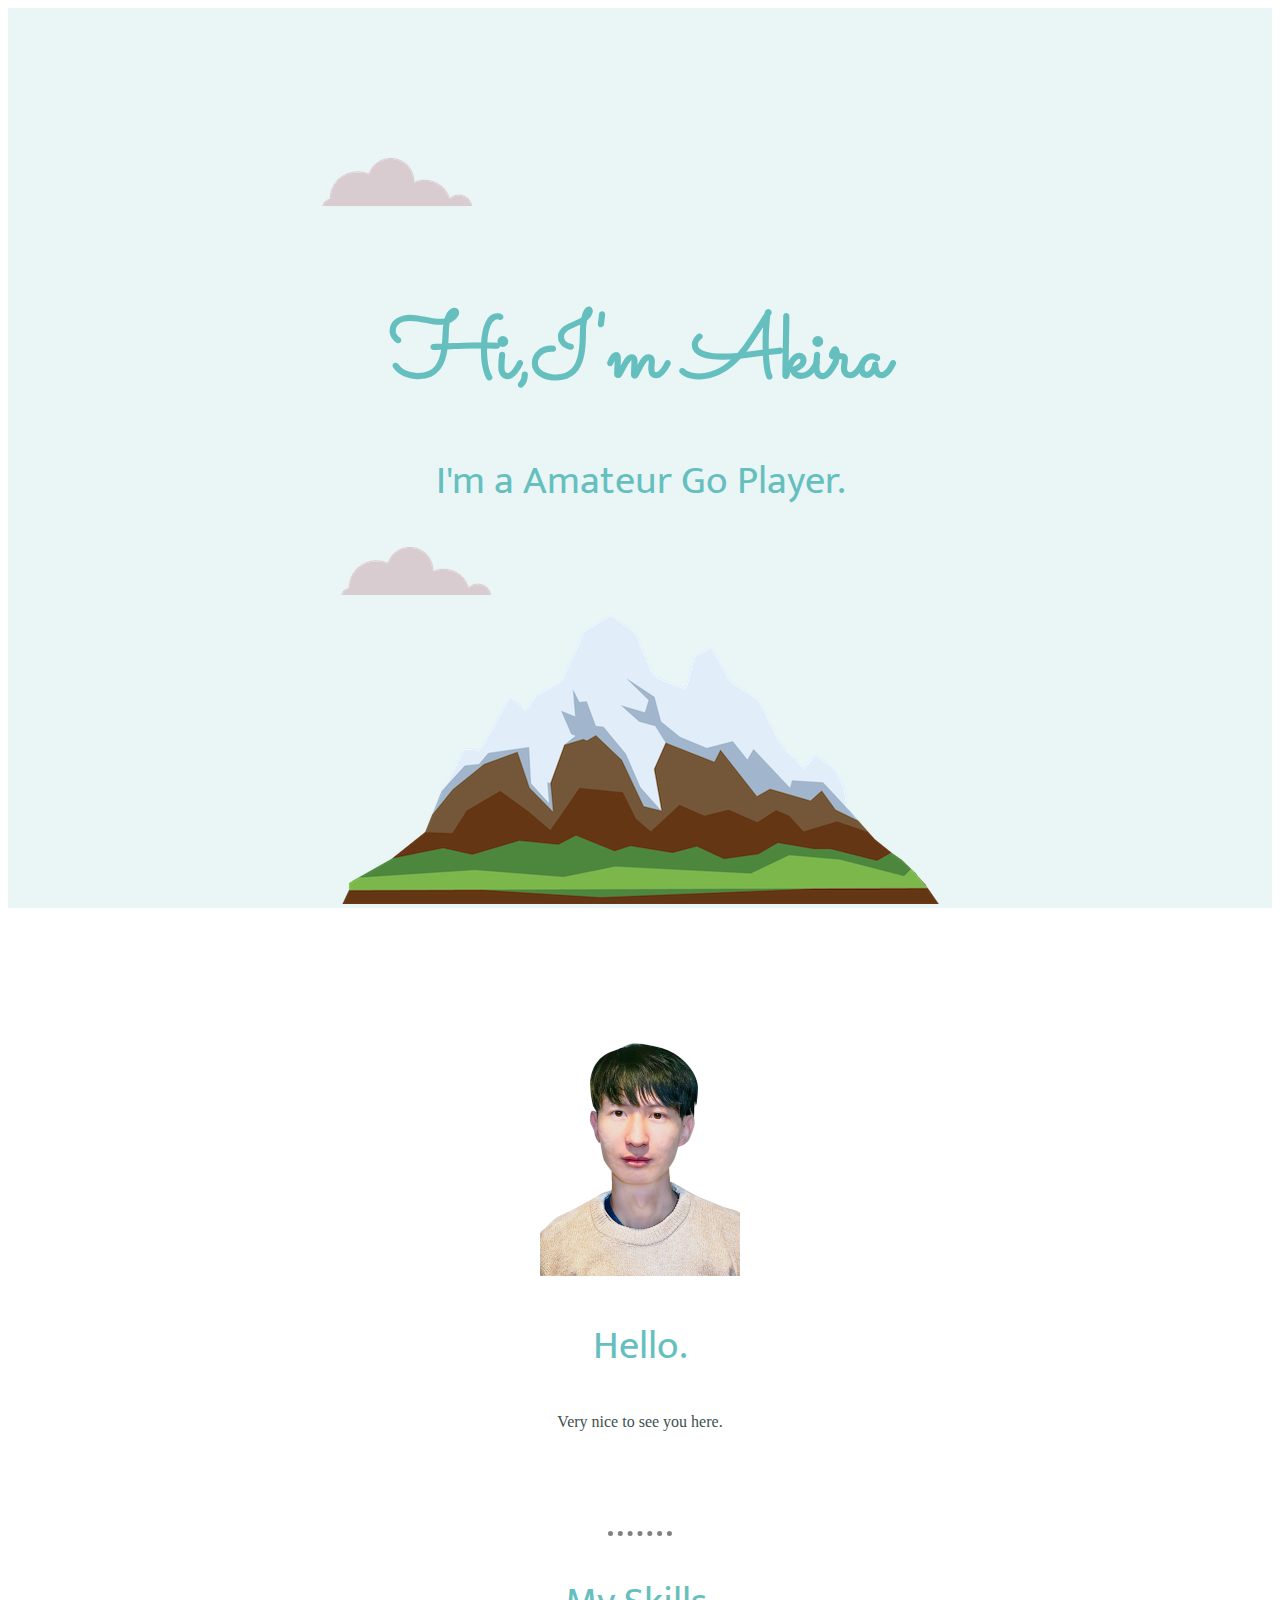
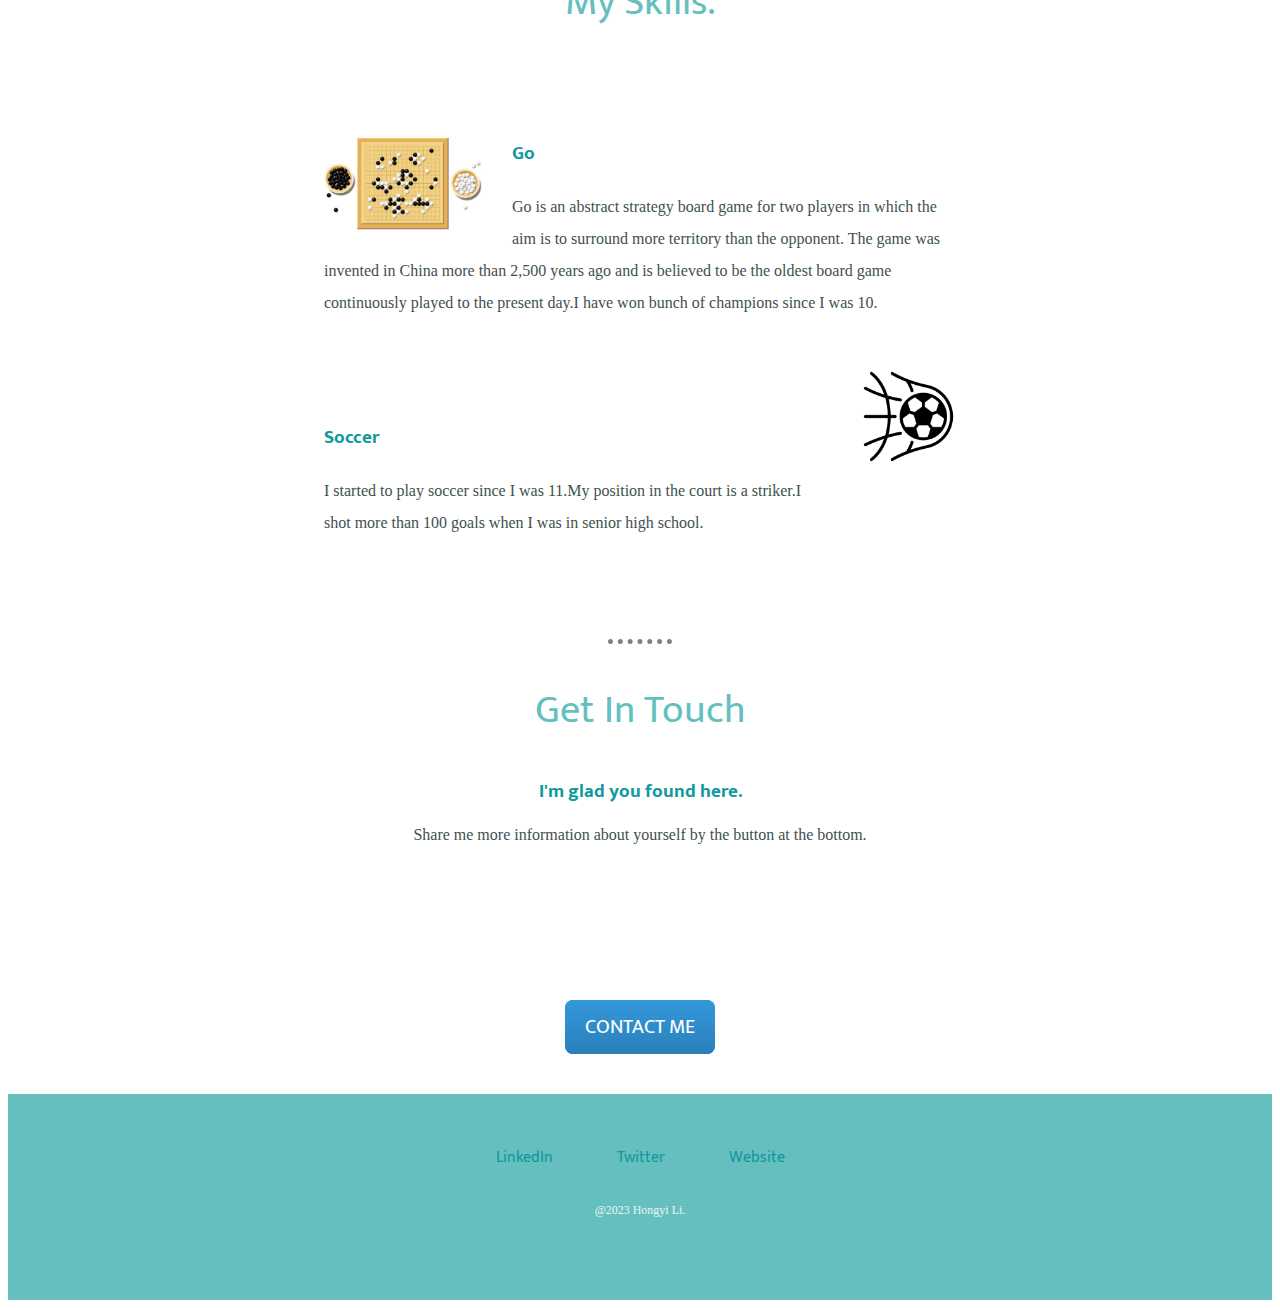
<file: index.html>
<!DOCTYPE html>
<html lang="en">
<head>
    <meta charset="UTF-8">
    <title>Akira's personal website</title>
    <link rel="stylesheet" href="CSSdocuments/styles.css">
    <link rel="icon" href="favicon.ico">
    <link rel="preconnect" href="https://fonts.googleapis.com">
    <link rel="preconnect" href="https://fonts.googleapis.com">
    <link rel="preconnect" href="https://fonts.gstatic.com" crossorigin>
    <link href="https://fonts.googleapis.com/css2?family=Mukta:wght@300&family=Sacramento&display=swap" rel="stylesheet">
</head>
<body>
    <div class="all">

        <div class="introduction">
            <h1>Hi,I'm Akira</h1>
            <h2 class="im">I'm a Amateur Go Player.</h2>

            <img class="topcloud" src="images/cloud.png" alt="cloud1">
            <img class="bottomcloud" src="images/cloud.png" alt="cloud2">
    
            <img class="mountain" src="images/mountain.png" alt="">
        </div>



        <div class="middle-container">
            <div class="profile">
              <img src="images/Hongyi.png" alt="Hongyi">
              <h2>Hello.</h2>
              <p>Very nice to see you here.</p>
        </div>
            
            <hr>
          
        <div class="skills">
              <h2>My Skills.</h2>
              <div class="skill-row">

                <img class="Go" src="images/weiqi.png" alt="weiqi">
                    
                <h3>Go</h3>
                <p class="code-skill-description">Go is an abstract strategy board game for two players in which the aim is to surround more territory than the opponent. The game was invented in China more than 2,500 years ago and is believed to be the oldest board game continuously played to the present day.I have won bunch of champions since I was 10.</p>


              </div>
            <div class="skill-row">
             
                
                 <img class="Soccer" src="images/goal.png" alt="goal">
                 <h3>Soccer</h3>
                  <p class="p2">I started to play soccer since I was 11.My position in the court is a striker.I shot more than 100 goals when I was in senior high school.</p>            
            </div>
          </div>

            <hr class="hr2">


            <div class="contact-me">
              <h2>Get In Touch</h2>
              <h3>I'm glad you found here.</h3>
              <p>Share me more information about yourself by the button at the bottom.</p>
            
            </div>
          </div>
          
        <a class="btn" href="info.html">CONTACT ME</a>
          
          <div class="bottom-container">
            <a class="footer-link" href="https://www.linkedin.com/">LinkedIn</a>
            <a class="footer-link" href="https://twitter.com/">Twitter</a>
            <a class="footer-link" href="https://www.appbrewery.co/">Website</a>
            <p class="p3">@2023 Hongyi Li.</p>
          </div>
          
       

    </div>



</body>
</html>
</file>
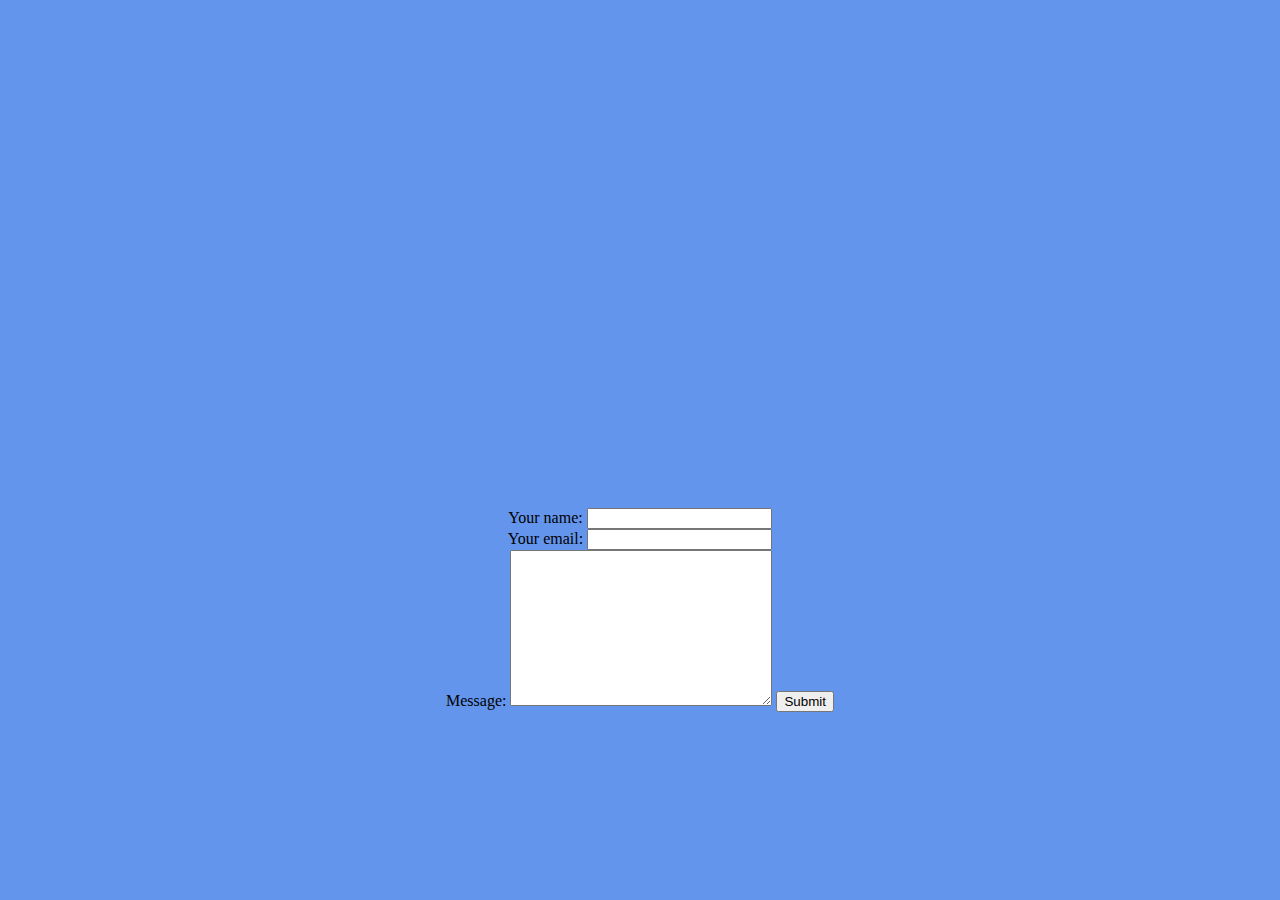
<file: info.html>
<!DOCTYPE html>
<html lang="en">
<head>
    <meta charset="UTF-8">
    <title>info</title>
    <link rel="stylesheet" href="CSSdocuments/info.css">
</head>
<body>

    <form action="mailto:hongyili553@gmail.com" method="post" enctype="text/plain">

        <label for="">Your name:</label>
        <input type="text" name="Yourname"><br>
        <label for="">Your email:</label>
        <input type="email" name="Youremail"><br>
        <label for="">Message:</label>
        <textarea name="Yourmessage" id="" cols="30" rows="10"></textarea>
        <input type="submit" name="" id="">
    </form>
    
</body>
</html>
</file>
<file: CSSdocuments/styles.css>
body{
    color: #40514e;

    text-align:center;
}


hr{
    margin-top: 100px;
    width: 5%;
    border-style: dotted none none;
    border-width: 5px;
    border-color: gray;
    
}
.hr2{
 
    margin-top: 100px;


}
h1{
    font-size: 90px;
    font-family: 'Sacramento', cursive;
    margin-top: 60px;
    margin-bottom: 0px;
    color: #66BFBF;
    line-height: 200%;
}

h2{
    font-size: 2.5rem;
    font-family: 'Mukta', sans-serif;
    color: #66BFBF;
    font-weight: normal;
}

h3{
    font-family: 'Mukta', sans-serif;
    color: #11999E;
}

.introduction{

    background-color: #EAF6F6;
    position: relative;
    padding-top: 200px;
}

.im{
    margin-top: 0%;
}
.topcloud{

    position: absolute;
    right: 800px;
    top: 150px;
}

.bottomcloud{

    position: absolute;
}

.skill-row{
    width: 50%;
    margin: 100px auto 100px auto;
    text-align: left;
    line-height: 2;
}

.Go{
    width: 25%;
    float: left;
    margin-right: 30px;
    padding-bottom: 20px;
 
}

.Soccer{
    width: 15%; 
    float: right;
    margin-left: 30px;
    position: relative;
    bottom: 50px;


}

.middle-container{
    margin: 100px 0;
    padding-bottom: 50px;
}

.bottom-container{
    margin-top: 50px;
    padding-top: 50px;
    padding-bottom: 50px;
    
    background-color: #66BFBF;
}
/* 
.code-skill-description{
    clear: left;
}

.p2{
    clear: right;
}

*/ 

.btn {
    background: #3498db;
    background-image: -webkit-linear-gradient(top, #3498db, #2980b9);
    background-image: -moz-linear-gradient(top, #3498db, #2980b9);
    background-image: -ms-linear-gradient(top, #3498db, #2980b9);
    background-image: -o-linear-gradient(top, #3498db, #2980b9);
    background-image: linear-gradient(to bottom, #3498db, #2980b9);
    -webkit-border-radius: 8;
    -moz-border-radius: 8;
    border-radius: 8px;
    font-family: 'Mukta', sans-serif;
    color: #ffffff;
    font-size: 20px;
    padding: 10px 20px 10px 20px;
    text-decoration: none;
  }
  
.btn:hover {
    background: #3cb0fd;
    background-image: -webkit-linear-gradient(top, #3cb0fd, #3498db);
    background-image: -moz-linear-gradient(top, #3cb0fd, #3498db);
    background-image: -ms-linear-gradient(top, #3cb0fd, #3498db);
    background-image: -o-linear-gradient(top, #3cb0fd, #3498db);
    background-image: linear-gradient(to bottom, #3cb0fd, #3498db);
    text-decoration: none;
  }

.footer-link{
    font-family: 'Mukta', sans-serif;
    text-decoration: none;
    padding: 30px;
    color: #11999E;
}

a:hover{
    color: #EAF6F6;
}

.p3{
    color:#EAF6F6;
    font-size: 0.75rem;
    padding: 20px 0;
}
</file>
<file: CSSdocuments/info.css>
body{
    background-color: cornflowerblue;
    position: relative;
    padding-top: 500px;
    text-align: center;
}
</file>
